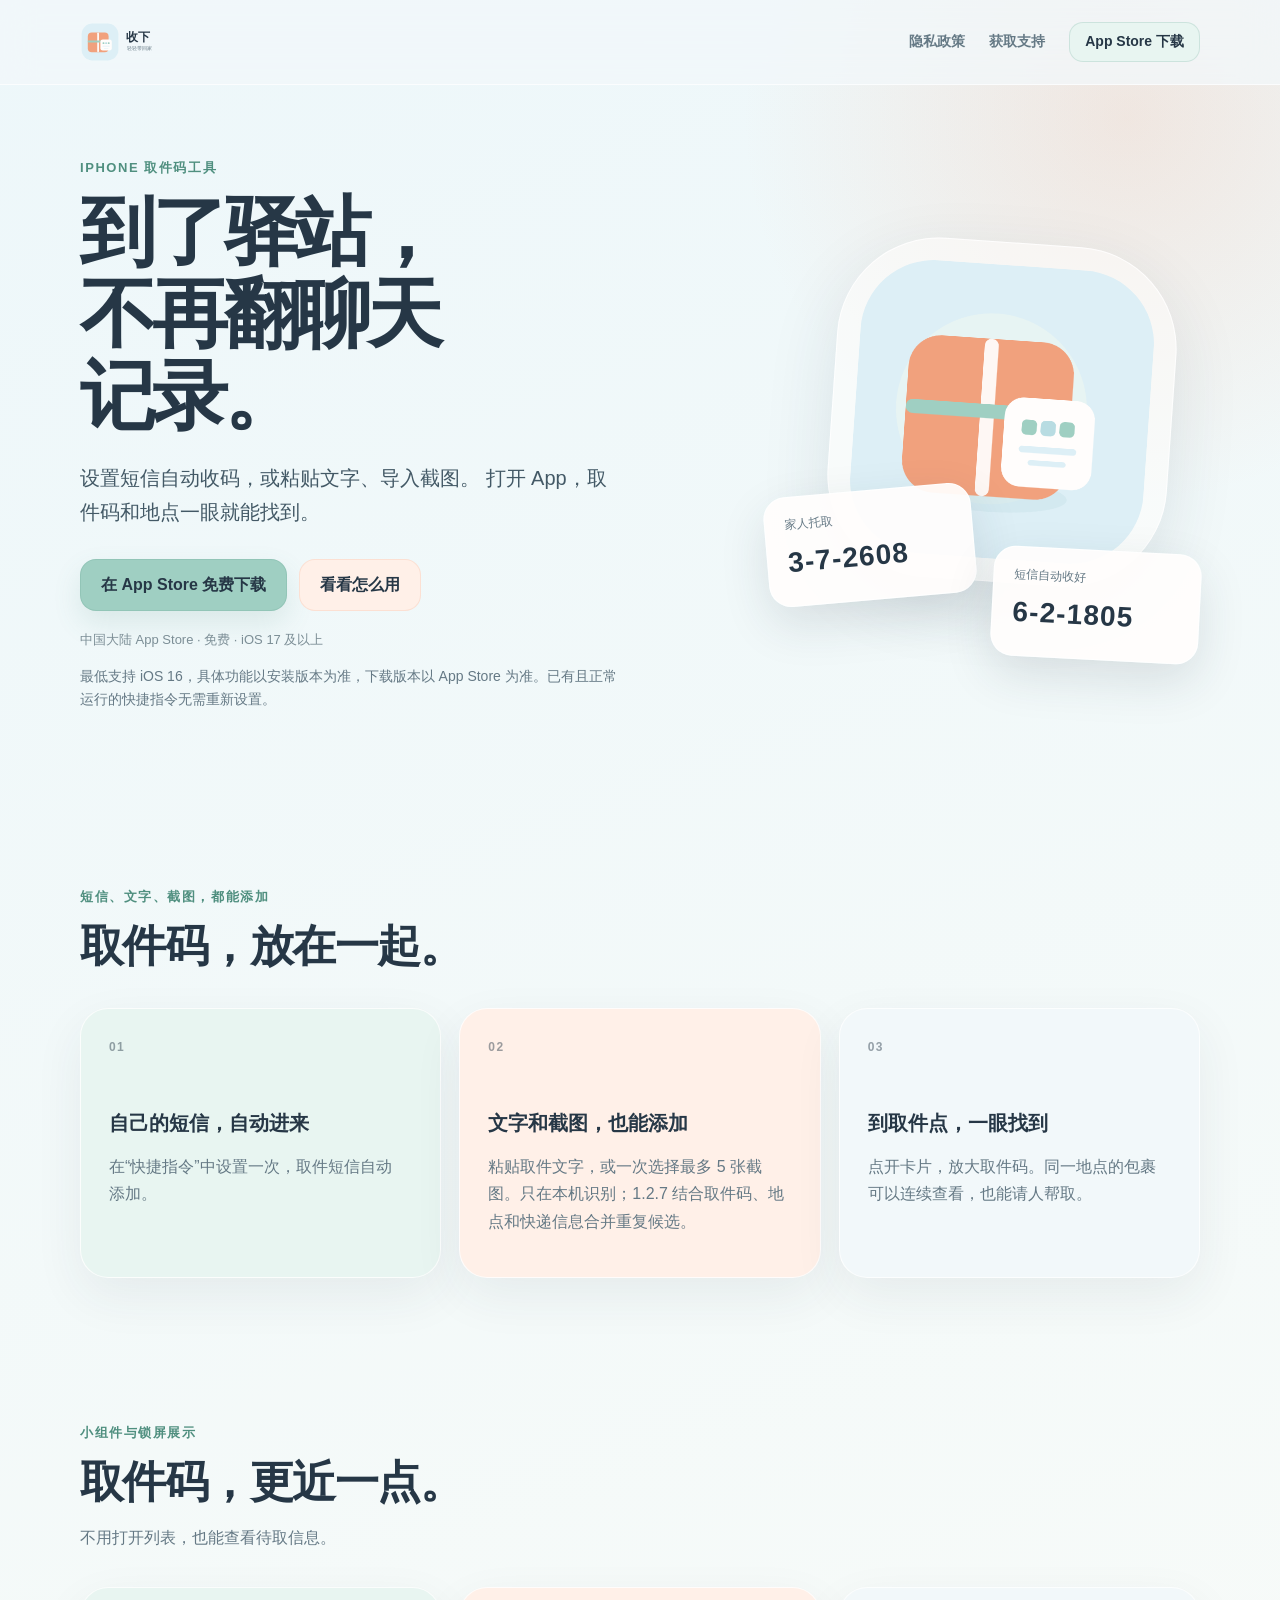
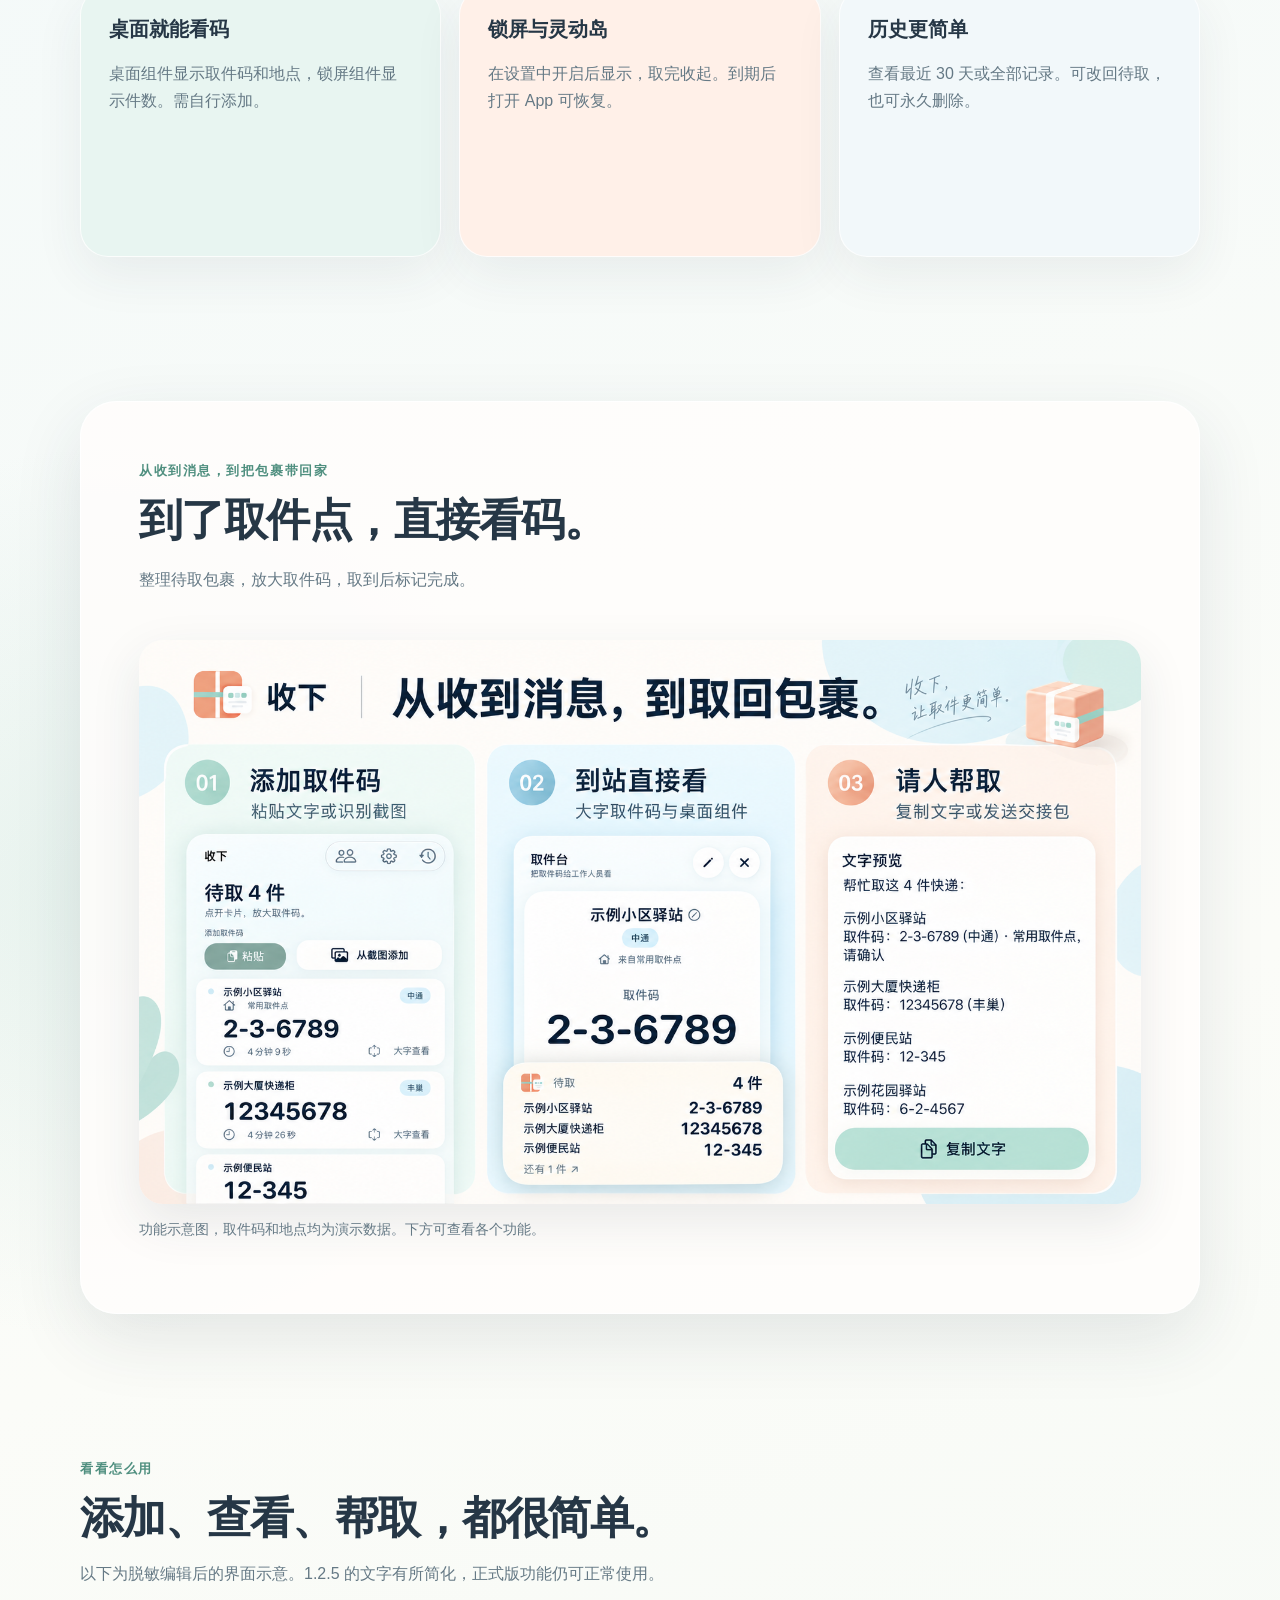
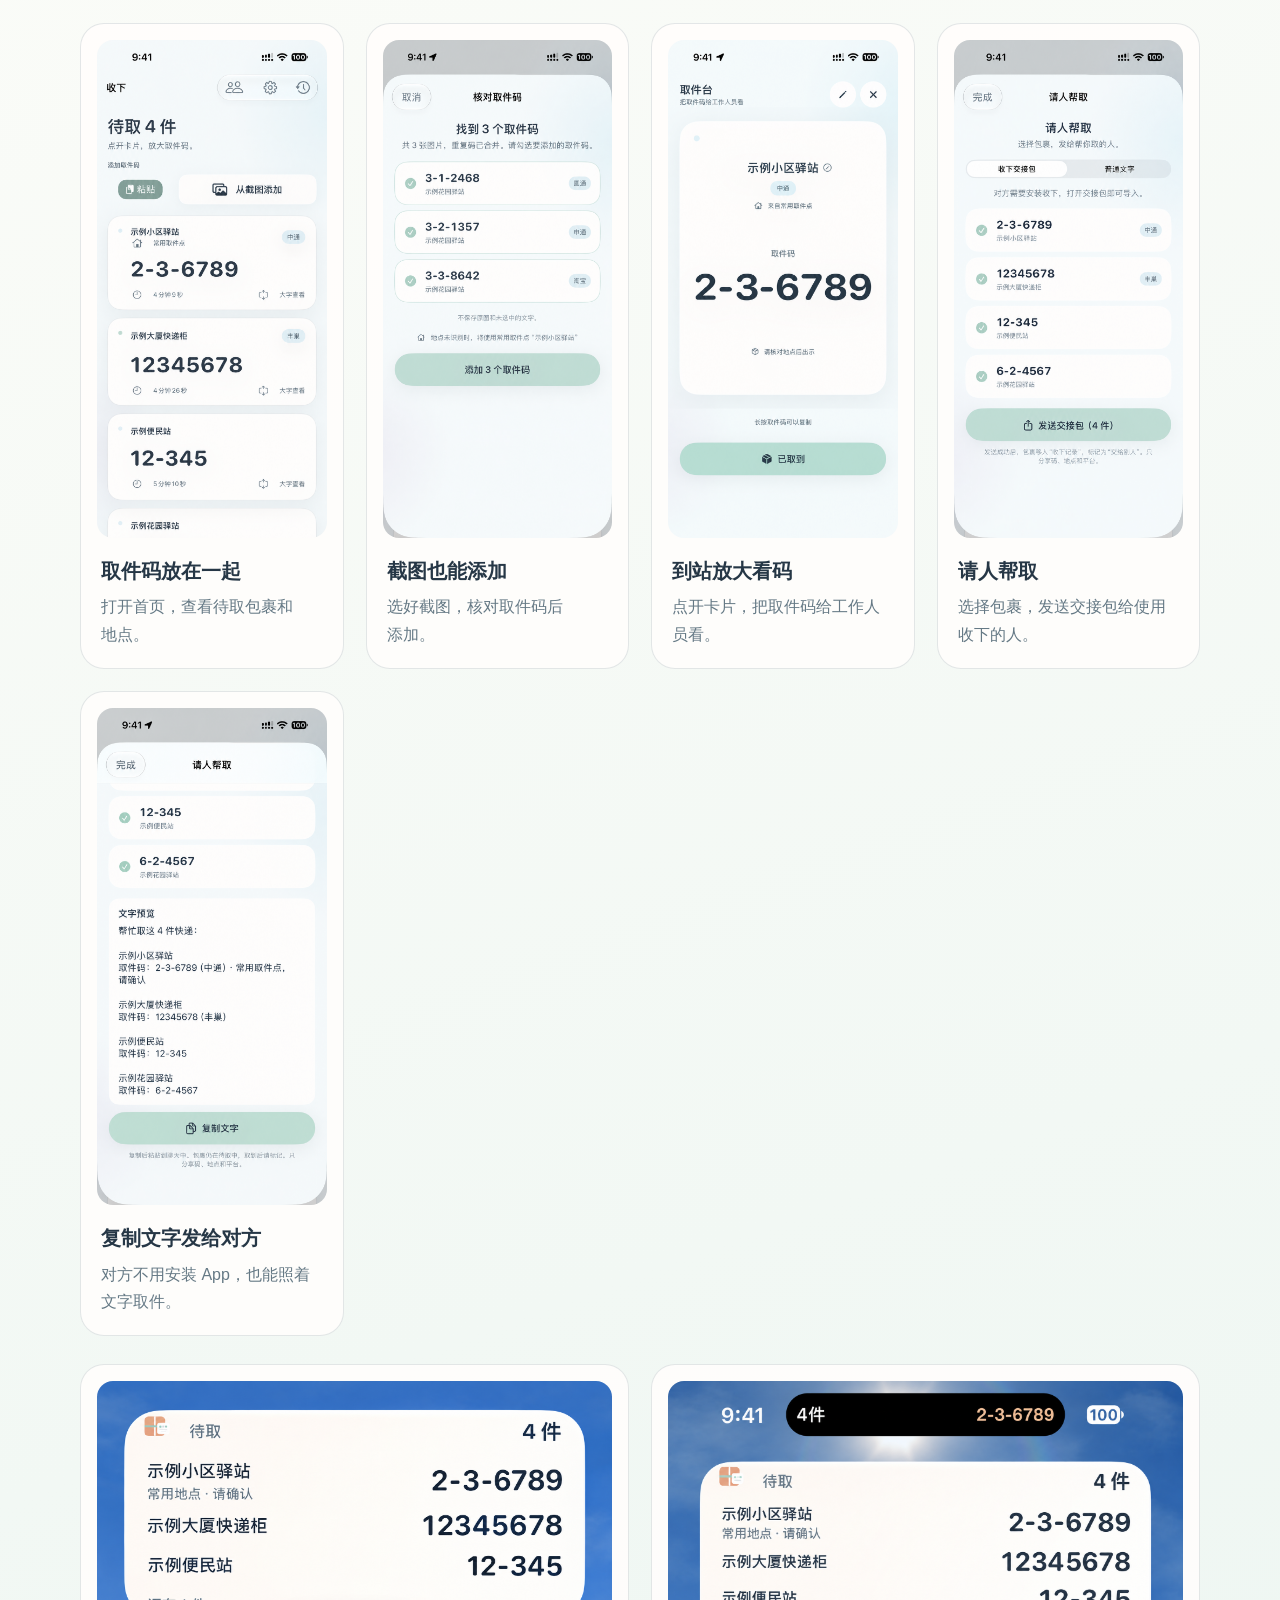
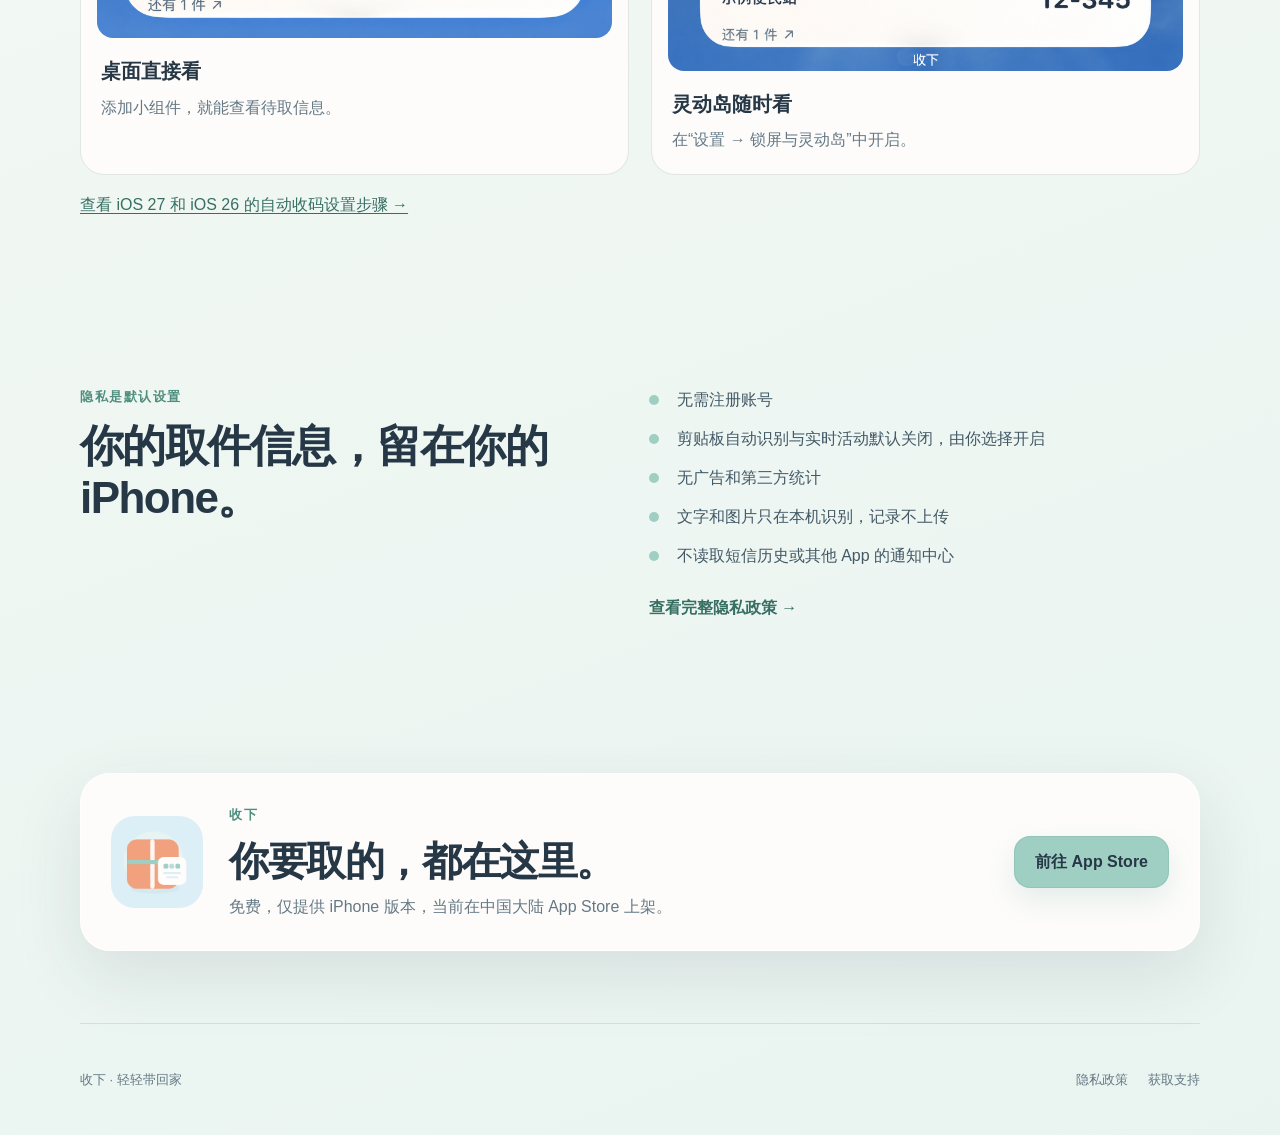
<file: docs/index.html>
<!doctype html>
<html lang="zh-Hans">
  <head>
    <meta charset="utf-8">
    <meta name="viewport" content="width=device-width, initial-scale=1">
    <meta name="description" content="把取件码和地点放在一起。粘贴文字、识别截图，也能设置短信自动收码。">
    <meta name="theme-color" content="#eef7fb">
    <meta property="og:type" content="website">
    <meta property="og:title" content="收下 · 你要取的，都在这里">
    <meta property="og:description" content="到了驿站，不再翻短信、聊天记录和相册找取件码。">
    <meta property="og:image" content="https://xiaomao361.github.io/shouxia/app-store/creative-1.2.5/03-website-overview.png">
    <meta property="og:url" content="https://xiaomao361.github.io/shouxia/">
    <title>收下 · 你要取的，都在这里</title>
    <link rel="icon" href="./assets/app-icon.png">
    <link rel="apple-touch-icon" href="./assets/app-icon.png">
    <link rel="stylesheet" href="./assets/site.css">
  </head>
  <body>
    <header class="site-header">
      <nav class="nav shell" aria-label="主导航">
        <a class="brand" href="./" aria-label="收下首页" aria-current="page">
          <img src="./brand/shouxia-logo.svg" alt="收下 · 轻轻带回家">
        </a>
        <div class="links">
          <a href="./privacy/">隐私政策</a>
          <a href="./support/">获取支持</a>
          <a class="nav-download" href="https://apps.apple.com/cn/app/id6795735956">App Store 下载</a>
        </div>
      </nav>
    </header>

    <main>
      <section class="hero shell">
        <div class="hero-copy">
          <p class="eyebrow">iPhone 取件码工具</p>
          <h1>到了驿站，<br>不再翻聊天记录。</h1>
          <p class="lead">
            设置短信自动收码，或粘贴文字、导入截图。
            打开 App，取件码和地点一眼就能找到。
          </p>
          <div class="actions">
            <a class="button" href="https://apps.apple.com/cn/app/id6795735956">在 App Store 免费下载</a>
            <a class="button secondary" href="#how-it-works">看看怎么用</a>
          </div>
          <p class="availability">中国大陆 App Store · 免费 · iOS 17 及以上</p>
          <p class="release-note">最低支持 iOS 16，具体功能以安装版本为准，下载版本以 App Store 为准。已有且正常运行的快捷指令无需重新设置。</p>
        </div>

        <div class="hero-art" aria-label="收下 App 图标与产品理念">
          <div class="icon-card">
            <img src="./assets/app-icon.png" alt="收下 App 图标">
          </div>
          <div class="pickup-note note-one">
            <span>家人托取</span>
            <strong>3-7-2608</strong>
          </div>
          <div class="pickup-note note-two">
            <span>短信自动收好</span>
            <strong>6-2-1805</strong>
          </div>
        </div>
      </section>

      <section class="section shell" id="how-it-works">
        <div class="section-heading">
          <p class="eyebrow">短信、文字、截图，都能添加</p>
          <h2>取件码，放在一起。</h2>
        </div>

        <div class="feature-grid">
          <article class="feature-card mint-card">
            <span class="feature-number">01</span>
            <h3>自己的短信，自动进来</h3>
            <p>在“快捷指令”中设置一次，取件短信自动添加。</p>
          </article>
          <article class="feature-card apricot-card">
            <span class="feature-number">02</span>
            <h3>文字和截图，也能添加</h3>
            <p>粘贴取件文字，或一次选择最多 5 张截图。只在本机识别；1.2.7 结合取件码、地点和快递信息合并重复候选。</p>
          </article>
          <article class="feature-card sky-card">
            <span class="feature-number">03</span>
            <h3>到取件点，一眼找到</h3>
            <p>点开卡片，放大取件码。同一地点的包裹可以连续查看，也能请人帮取。</p>
          </article>
        </div>
      </section>

      <section class="section shell" aria-labelledby="release-title">
        <div class="section-heading">
          <p class="eyebrow">小组件与锁屏展示</p>
          <h2 id="release-title">取件码，更近一点。</h2>
          <p>不用打开列表，也能查看待取信息。</p>
        </div>
        <div class="feature-grid">
          <article class="feature-card mint-card">
            <h3>桌面就能看码</h3>
            <p>桌面组件显示取件码和地点，锁屏组件显示件数。需自行添加。</p>
          </article>
          <article class="feature-card apricot-card">
            <h3>锁屏与灵动岛</h3>
            <p>在设置中开启后显示，取完收起。到期后打开 App 可恢复。</p>
          </article>
          <article class="feature-card sky-card">
            <h3>历史更简单</h3>
            <p>查看最近 30 天或全部记录。可改回待取，也可永久删除。</p>
          </article>
        </div>
      </section>

      <section class="showcase shell" aria-labelledby="showcase-title">
        <div class="showcase-copy">
          <p class="eyebrow">从收到消息，到把包裹带回家</p>
          <h2 id="showcase-title">到了取件点，直接看码。</h2>
          <p>整理待取包裹，放大取件码，取到后标记完成。</p>
        </div>
        <a href="./app-store/creative-1.2.5/03-website-overview.png" aria-label="查看完整功能介绍图"><img class="product-preview" src="./app-store/creative-1.2.5/03-website-overview.png" width="1672" height="941" loading="lazy" alt="收下功能介绍：添加取件码、到站直接看、请人帮取"></a>
        <p class="asset-caption">功能示意图，取件码和地点均为演示数据。下方可查看各个功能。</p>
      </section>

      <section class="section shell" aria-labelledby="screens-title">
        <div class="section-heading">
          <p class="eyebrow">看看怎么用</p>
          <h2 id="screens-title">添加、查看、帮取，都很简单。</h2>
          <p>以下为脱敏编辑后的界面示意。1.2.5 的文字有所简化，正式版功能仍可正常使用。</p>
        </div>
        <div class="screen-grid">
          <figure class="screen-card">
            <a href="./app-store/screenshots/sanitized-1.2.5/01-home.png" aria-label="查看取件码放在一起示意图"><img src="./app-store/screenshots/sanitized-1.2.5/01-home.png" width="852" height="1846" loading="lazy" alt="取件码放在一起，使用演示取件码和地点"></a>
            <figcaption><h3>取件码放在一起</h3><p>打开首页，查看待取包裹和地点。</p></figcaption>
          </figure>
          <figure class="screen-card">
            <a href="./app-store/screenshots/sanitized-1.2.5/06-image-import.png" aria-label="查看截图也能添加示意图"><img src="./app-store/screenshots/sanitized-1.2.5/06-image-import.png" width="852" height="1846" loading="lazy" alt="截图也能添加，使用演示取件码和地点"></a>
            <figcaption><h3>截图也能添加</h3><p>选好截图，核对取件码后添加。</p></figcaption>
          </figure>
          <figure class="screen-card">
            <a href="./app-store/screenshots/sanitized-1.2.5/05-large-code.png" aria-label="查看到站放大看码示意图"><img src="./app-store/screenshots/sanitized-1.2.5/05-large-code.png" width="852" height="1846" loading="lazy" alt="到站放大看码，使用演示取件码和地点"></a>
            <figcaption><h3>到站放大看码</h3><p>点开卡片，把取件码给工作人员看。</p></figcaption>
          </figure>
          <figure class="screen-card">
            <a href="./app-store/screenshots/sanitized-1.2.5/07-handoff-package.png" aria-label="查看请人帮取示意图"><img src="./app-store/screenshots/sanitized-1.2.5/07-handoff-package.png" width="852" height="1846" loading="lazy" alt="请人帮取，使用演示取件码和地点"></a>
            <figcaption><h3>请人帮取</h3><p>选择包裹，发送交接包给使用收下的人。</p></figcaption>
          </figure>
          <figure class="screen-card">
            <a href="./app-store/screenshots/sanitized-1.2.5/08-handoff-text.png" aria-label="查看复制文字发给对方示意图"><img src="./app-store/screenshots/sanitized-1.2.5/08-handoff-text.png" width="852" height="1846" loading="lazy" alt="复制文字发给对方，使用演示取件码和地点"></a>
            <figcaption><h3>复制文字发给对方</h3><p>对方不用安装 App，也能照着文字取件。</p></figcaption>
          </figure>
        </div>
        <div class="surface-grid">
          <figure class="screen-card"><img src="./app-store/screenshots/sanitized-1.2.5/02-widget-detail.png" width="1774" height="887" loading="lazy" alt="桌面小组件显示待取件数、地点和取件码"><figcaption><h3>桌面直接看</h3><p>添加小组件，就能查看待取信息。</p></figcaption></figure>
          <figure class="screen-card"><img src="./app-store/screenshots/sanitized-1.2.5/04-dynamic-island-detail.png" width="1672" height="941" loading="lazy" alt="灵动岛收起状态显示待取件数和演示取件码"><figcaption><h3>灵动岛随时看</h3><p>在“设置 → 锁屏与灵动岛”中开启。</p></figcaption></figure>
        </div>
        <p><a href="./support/#automation">查看 iOS 27 和 iOS 26 的自动收码设置步骤 →</a></p>
      </section>

      <section class="privacy-band shell" aria-labelledby="privacy-title">
        <div>
          <p class="eyebrow">隐私是默认设置</p>
          <h2 id="privacy-title">你的取件信息，留在你的 iPhone。</h2>
        </div>
        <ul class="privacy-list">
          <li>无需注册账号</li>
          <li>剪贴板自动识别与实时活动默认关闭，由你选择开启</li>
          <li>无广告和第三方统计</li>
          <li>文字和图片只在本机识别，记录不上传</li>
          <li>不读取短信历史或其他 App 的通知中心</li>
        </ul>
        <a class="text-link" href="./privacy/">查看完整隐私政策 →</a>
      </section>

      <section class="download-card shell">
        <img src="./assets/app-icon.png" alt="" aria-hidden="true">
        <div>
          <p class="eyebrow">收下</p>
          <h2>你要取的，都在这里。</h2>
          <p>免费，仅提供 iPhone 版本，当前在中国大陆 App Store 上架。</p>
        </div>
        <a class="button" href="https://apps.apple.com/cn/app/id6795735956">前往 App Store</a>
      </section>
    </main>

    <footer class="site-footer shell">
      <p>收下 · 轻轻带回家</p>
      <div>
        <a href="./privacy/">隐私政策</a>
        <a href="./support/">获取支持</a>
      </div>
    </footer>
  </body>
</html>
</file>
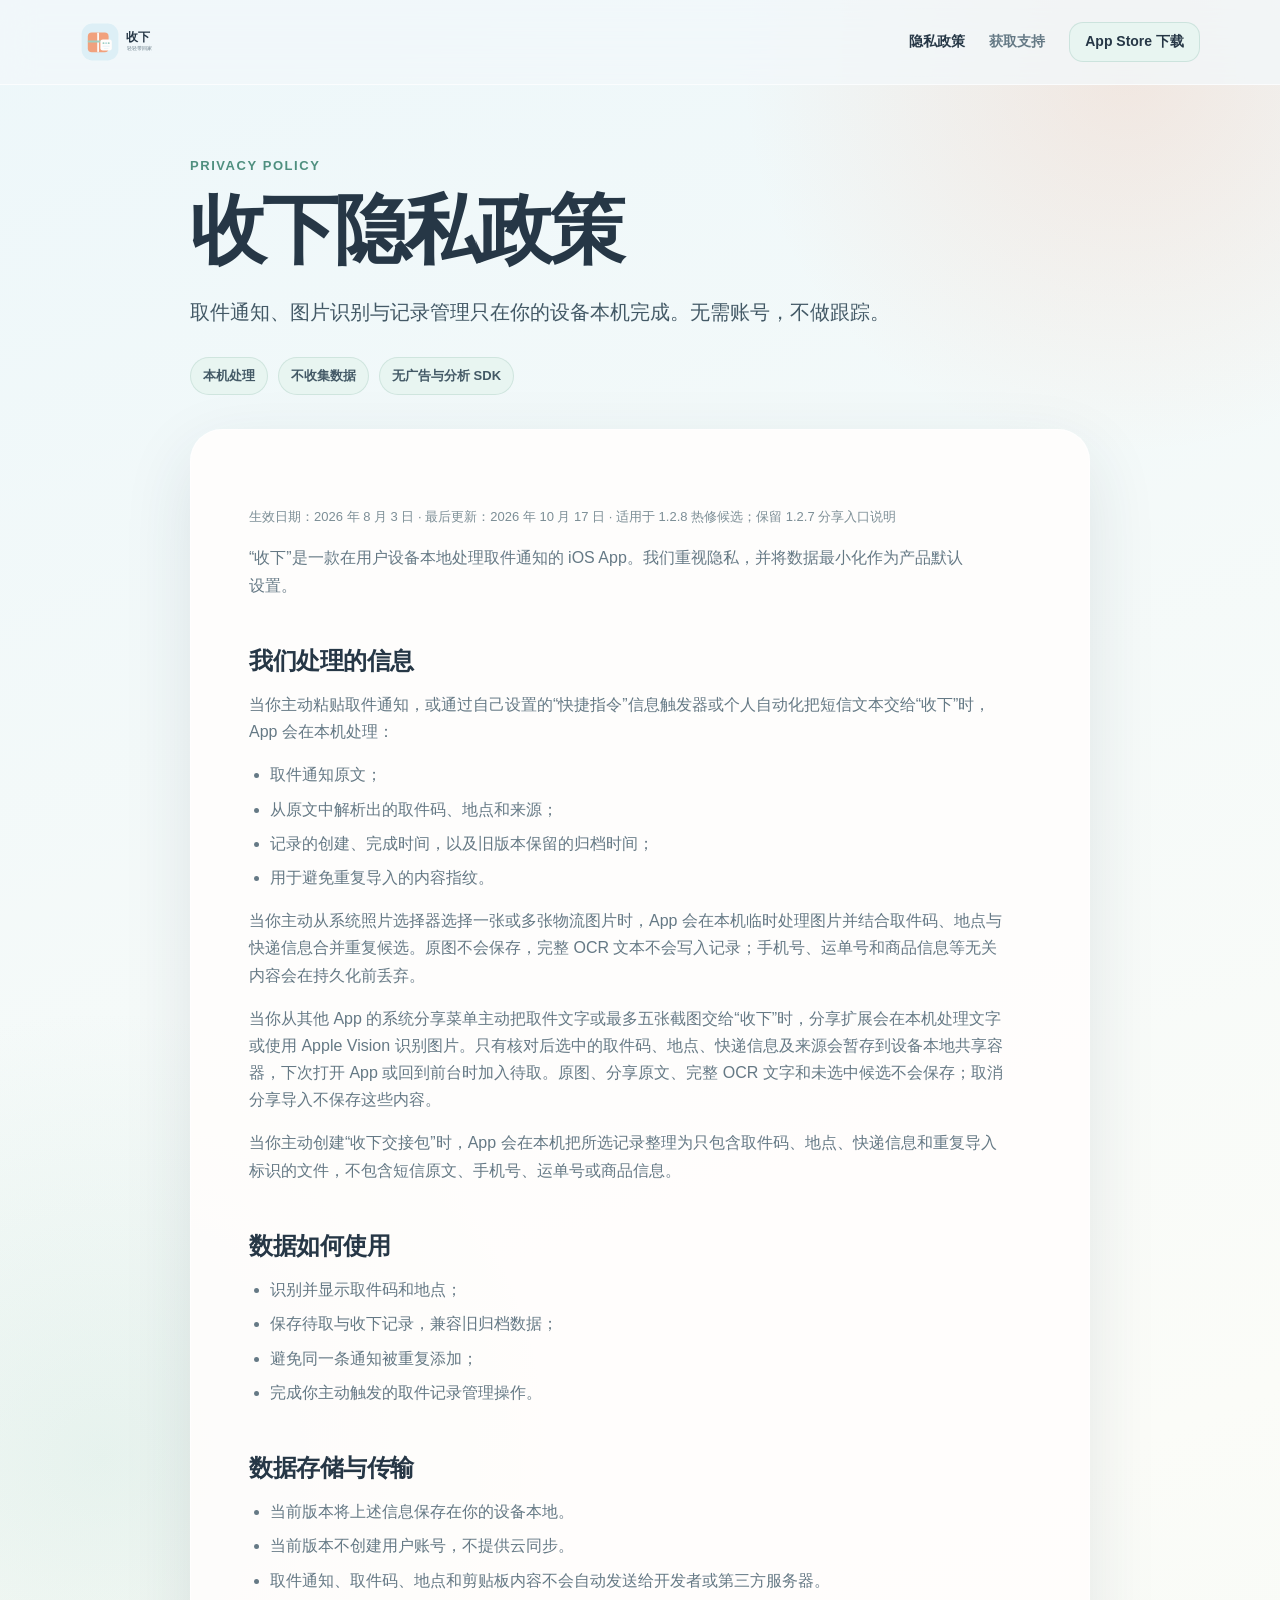
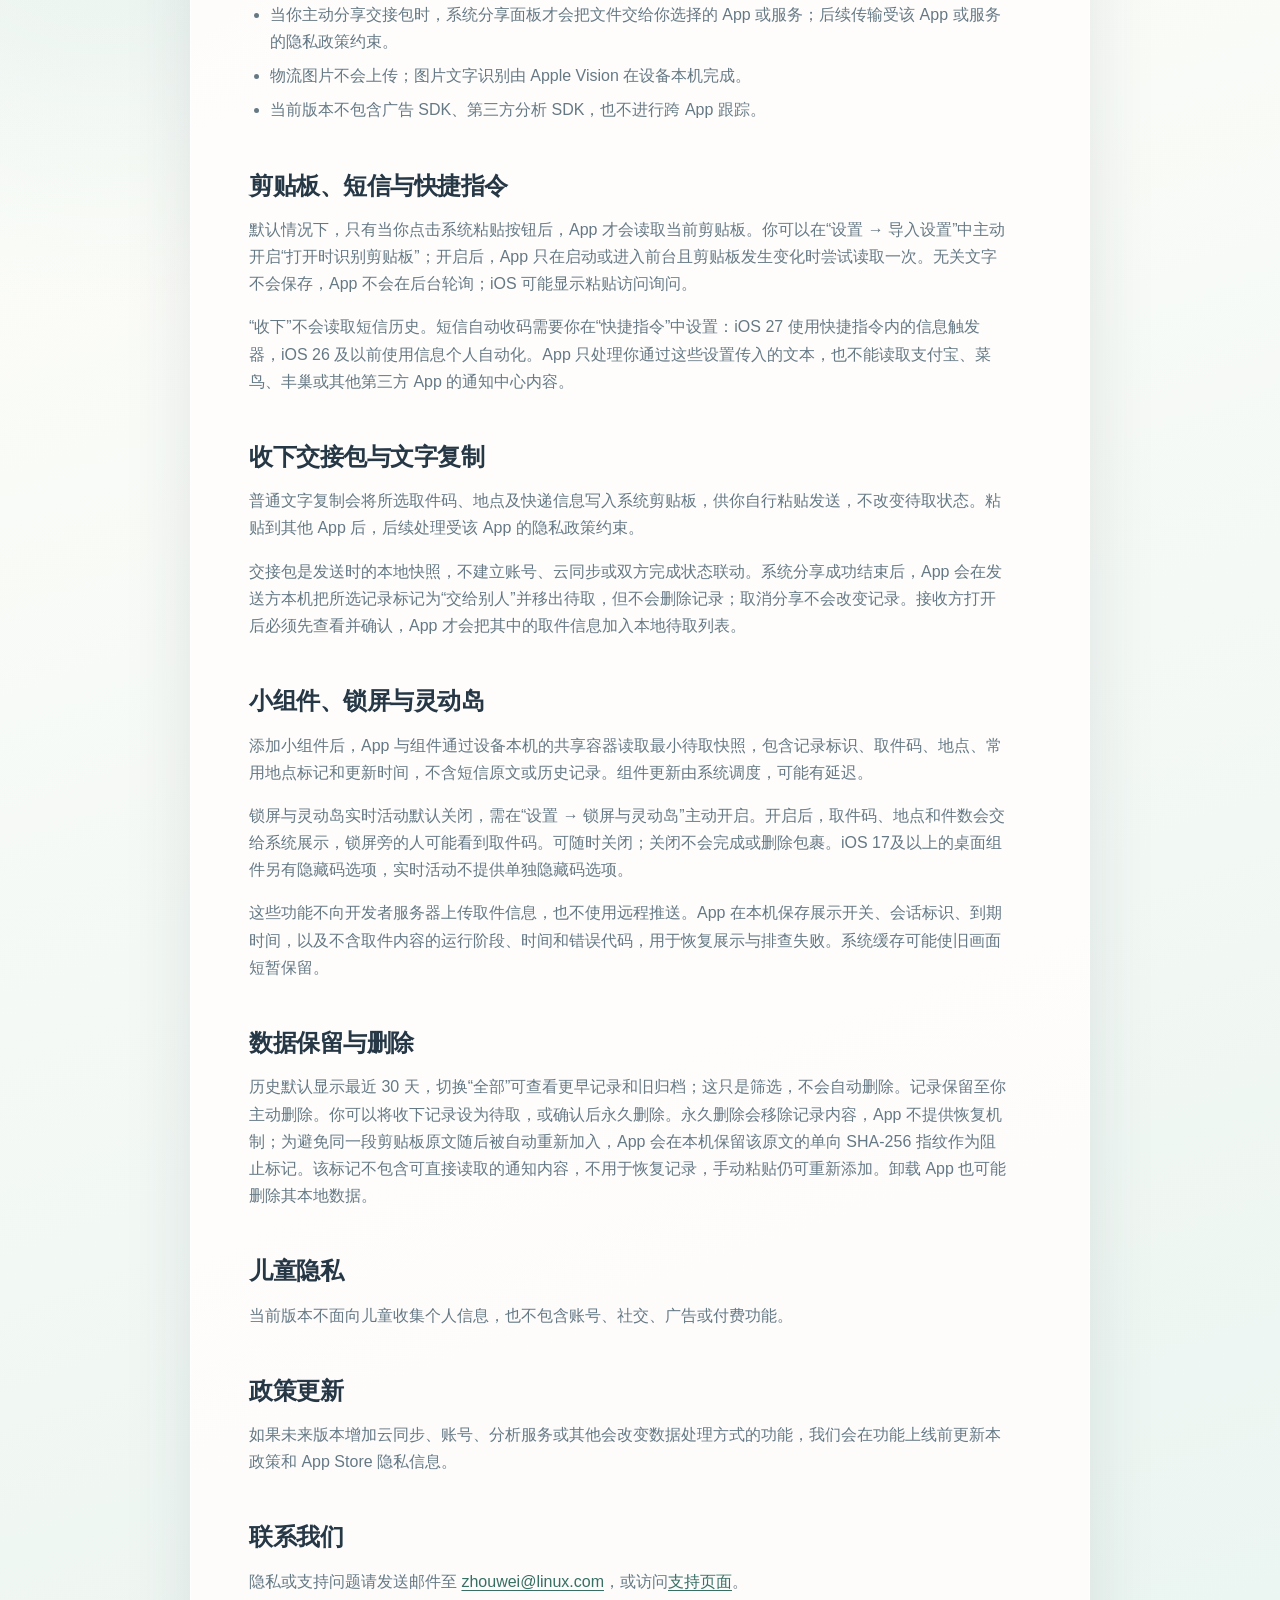
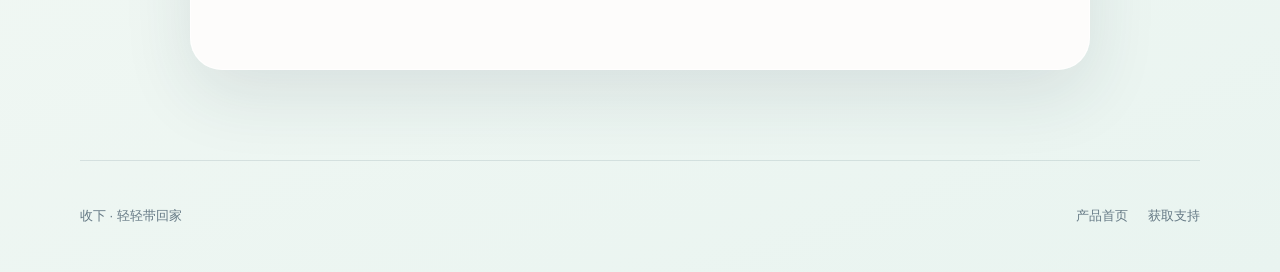
<file: docs/privacy/index.html>
<!doctype html>
<html lang="zh-Hans">
  <head>
    <meta charset="utf-8">
    <meta name="viewport" content="width=device-width, initial-scale=1">
    <meta name="description" content="收下 iOS App 隐私政策：本地处理、数据最小化、不跟踪。">
    <meta name="theme-color" content="#eef7fb">
    <meta property="og:title" content="隐私政策 · 收下">
    <meta property="og:description" content="取件通知、图片识别与记录管理只在设备本机完成。">
    <meta property="og:image" content="https://xiaomao361.github.io/shouxia/assets/app-icon.png">
    <title>隐私政策 · 收下</title>
    <link rel="icon" href="../assets/app-icon.png">
    <link rel="apple-touch-icon" href="../assets/app-icon.png">
    <link rel="stylesheet" href="../assets/site.css">
  </head>
  <body>
    <header class="site-header">
      <nav class="nav shell" aria-label="主导航">
        <a class="brand" href="../" aria-label="收下首页">
          <img src="../brand/shouxia-logo.svg" alt="收下 · 轻轻带回家">
        </a>
        <div class="links">
          <a href="./" aria-current="page">隐私政策</a>
          <a href="../support/">获取支持</a>
          <a class="nav-download" href="https://apps.apple.com/cn/app/id6795735956">App Store 下载</a>
        </div>
      </nav>
    </header>

    <main class="shell page-shell">
      <header class="page-intro">
        <p class="eyebrow">Privacy policy</p>
        <h1>收下隐私政策</h1>
        <p class="lead">取件通知、图片识别与记录管理只在你的设备本机完成。无需账号，不做跟踪。</p>
        <div class="policy-summary" aria-label="隐私摘要">
          <span>本机处理</span>
          <span>不收集数据</span>
          <span>无广告与分析 SDK</span>
        </div>
      </header>

      <article class="content-card prose">
        <p class="effective-date">生效日期：2026 年 8 月 3 日 · 最后更新：2026 年 10 月 17 日 · 适用于 1.2.8 热修候选；保留 1.2.7 分享入口说明</p>
        <p>“收下”是一款在用户设备本地处理取件通知的 iOS App。我们重视隐私，并将数据最小化作为产品默认设置。</p>

        <h2>我们处理的信息</h2>
        <p>当你主动粘贴取件通知，或通过自己设置的“快捷指令”信息触发器或个人自动化把短信文本交给“收下”时，App 会在本机处理：</p>
        <ul>
          <li>取件通知原文；</li>
          <li>从原文中解析出的取件码、地点和来源；</li>
          <li>记录的创建、完成时间，以及旧版本保留的归档时间；</li>
          <li>用于避免重复导入的内容指纹。</li>
        </ul>
        <p>当你主动从系统照片选择器选择一张或多张物流图片时，App 会在本机临时处理图片并结合取件码、地点与快递信息合并重复候选。原图不会保存，完整 OCR 文本不会写入记录；手机号、运单号和商品信息等无关内容会在持久化前丢弃。</p>
        <p>当你从其他 App 的系统分享菜单主动把取件文字或最多五张截图交给“收下”时，分享扩展会在本机处理文字或使用 Apple Vision 识别图片。只有核对后选中的取件码、地点、快递信息及来源会暂存到设备本地共享容器，下次打开 App 或回到前台时加入待取。原图、分享原文、完整 OCR 文字和未选中候选不会保存；取消分享导入不保存这些内容。</p>
        <p>当你主动创建“收下交接包”时，App 会在本机把所选记录整理为只包含取件码、地点、快递信息和重复导入标识的文件，不包含短信原文、手机号、运单号或商品信息。</p>

        <h2>数据如何使用</h2>
        <ul>
          <li>识别并显示取件码和地点；</li>
          <li>保存待取与收下记录，兼容旧归档数据；</li>
          <li>避免同一条通知被重复添加；</li>
          <li>完成你主动触发的取件记录管理操作。</li>
        </ul>

        <h2>数据存储与传输</h2>
        <ul>
          <li>当前版本将上述信息保存在你的设备本地。</li>
          <li>当前版本不创建用户账号，不提供云同步。</li>
          <li>取件通知、取件码、地点和剪贴板内容不会自动发送给开发者或第三方服务器。</li>
          <li>当你主动分享交接包时，系统分享面板才会把文件交给你选择的 App 或服务；后续传输受该 App 或服务的隐私政策约束。</li>
          <li>物流图片不会上传；图片文字识别由 Apple Vision 在设备本机完成。</li>
          <li>当前版本不包含广告 SDK、第三方分析 SDK，也不进行跨 App 跟踪。</li>
        </ul>

        <h2>剪贴板、短信与快捷指令</h2>
        <p>默认情况下，只有当你点击系统粘贴按钮后，App 才会读取当前剪贴板。你可以在“设置 → 导入设置”中主动开启“打开时识别剪贴板”；开启后，App 只在启动或进入前台且剪贴板发生变化时尝试读取一次。无关文字不会保存，App 不会在后台轮询；iOS 可能显示粘贴访问询问。</p>
        <p>“收下”不会读取短信历史。短信自动收码需要你在“快捷指令”中设置：iOS 27 使用快捷指令内的信息触发器，iOS 26 及以前使用信息个人自动化。App 只处理你通过这些设置传入的文本，也不能读取支付宝、菜鸟、丰巢或其他第三方 App 的通知中心内容。</p>

        <h2>收下交接包与文字复制</h2>
        <p>普通文字复制会将所选取件码、地点及快递信息写入系统剪贴板，供你自行粘贴发送，不改变待取状态。粘贴到其他 App 后，后续处理受该 App 的隐私政策约束。</p>
        <p>交接包是发送时的本地快照，不建立账号、云同步或双方完成状态联动。系统分享成功结束后，App 会在发送方本机把所选记录标记为“交给别人”并移出待取，但不会删除记录；取消分享不会改变记录。接收方打开后必须先查看并确认，App 才会把其中的取件信息加入本地待取列表。</p>

        <h2>小组件、锁屏与灵动岛</h2>
        <p>添加小组件后，App 与组件通过设备本机的共享容器读取最小待取快照，包含记录标识、取件码、地点、常用地点标记和更新时间，不含短信原文或历史记录。组件更新由系统调度，可能有延迟。</p>
        <p>锁屏与灵动岛实时活动默认关闭，需在“设置 → 锁屏与灵动岛”主动开启。开启后，取件码、地点和件数会交给系统展示，锁屏旁的人可能看到取件码。可随时关闭；关闭不会完成或删除包裹。iOS 17及以上的桌面组件另有隐藏码选项，实时活动不提供单独隐藏码选项。</p>
        <p>这些功能不向开发者服务器上传取件信息，也不使用远程推送。App 在本机保存展示开关、会话标识、到期时间，以及不含取件内容的运行阶段、时间和错误代码，用于恢复展示与排查失败。系统缓存可能使旧画面短暂保留。</p>

        <h2>数据保留与删除</h2>
        <p>历史默认显示最近 30 天，切换“全部”可查看更早记录和旧归档；这只是筛选，不会自动删除。记录保留至你主动删除。你可以将收下记录设为待取，或确认后永久删除。永久删除会移除记录内容，App 不提供恢复机制；为避免同一段剪贴板原文随后被自动重新加入，App 会在本机保留该原文的单向 SHA-256 指纹作为阻止标记。该标记不包含可直接读取的通知内容，不用于恢复记录，手动粘贴仍可重新添加。卸载 App 也可能删除其本地数据。</p>

        <h2>儿童隐私</h2>
        <p>当前版本不面向儿童收集个人信息，也不包含账号、社交、广告或付费功能。</p>

        <h2>政策更新</h2>
        <p>如果未来版本增加云同步、账号、分析服务或其他会改变数据处理方式的功能，我们会在功能上线前更新本政策和 App Store 隐私信息。</p>

        <h2>联系我们</h2>
        <p>隐私或支持问题请发送邮件至 <a href="mailto:zhouwei@linux.com">zhouwei@linux.com</a>，或访问<a href="../support/">支持页面</a>。</p>
      </article>
    </main>

    <footer class="site-footer shell">
      <p>收下 · 轻轻带回家</p>
      <div>
        <a href="../">产品首页</a>
        <a href="../support/">获取支持</a>
      </div>
    </footer>
  </body>
</html>
</file>
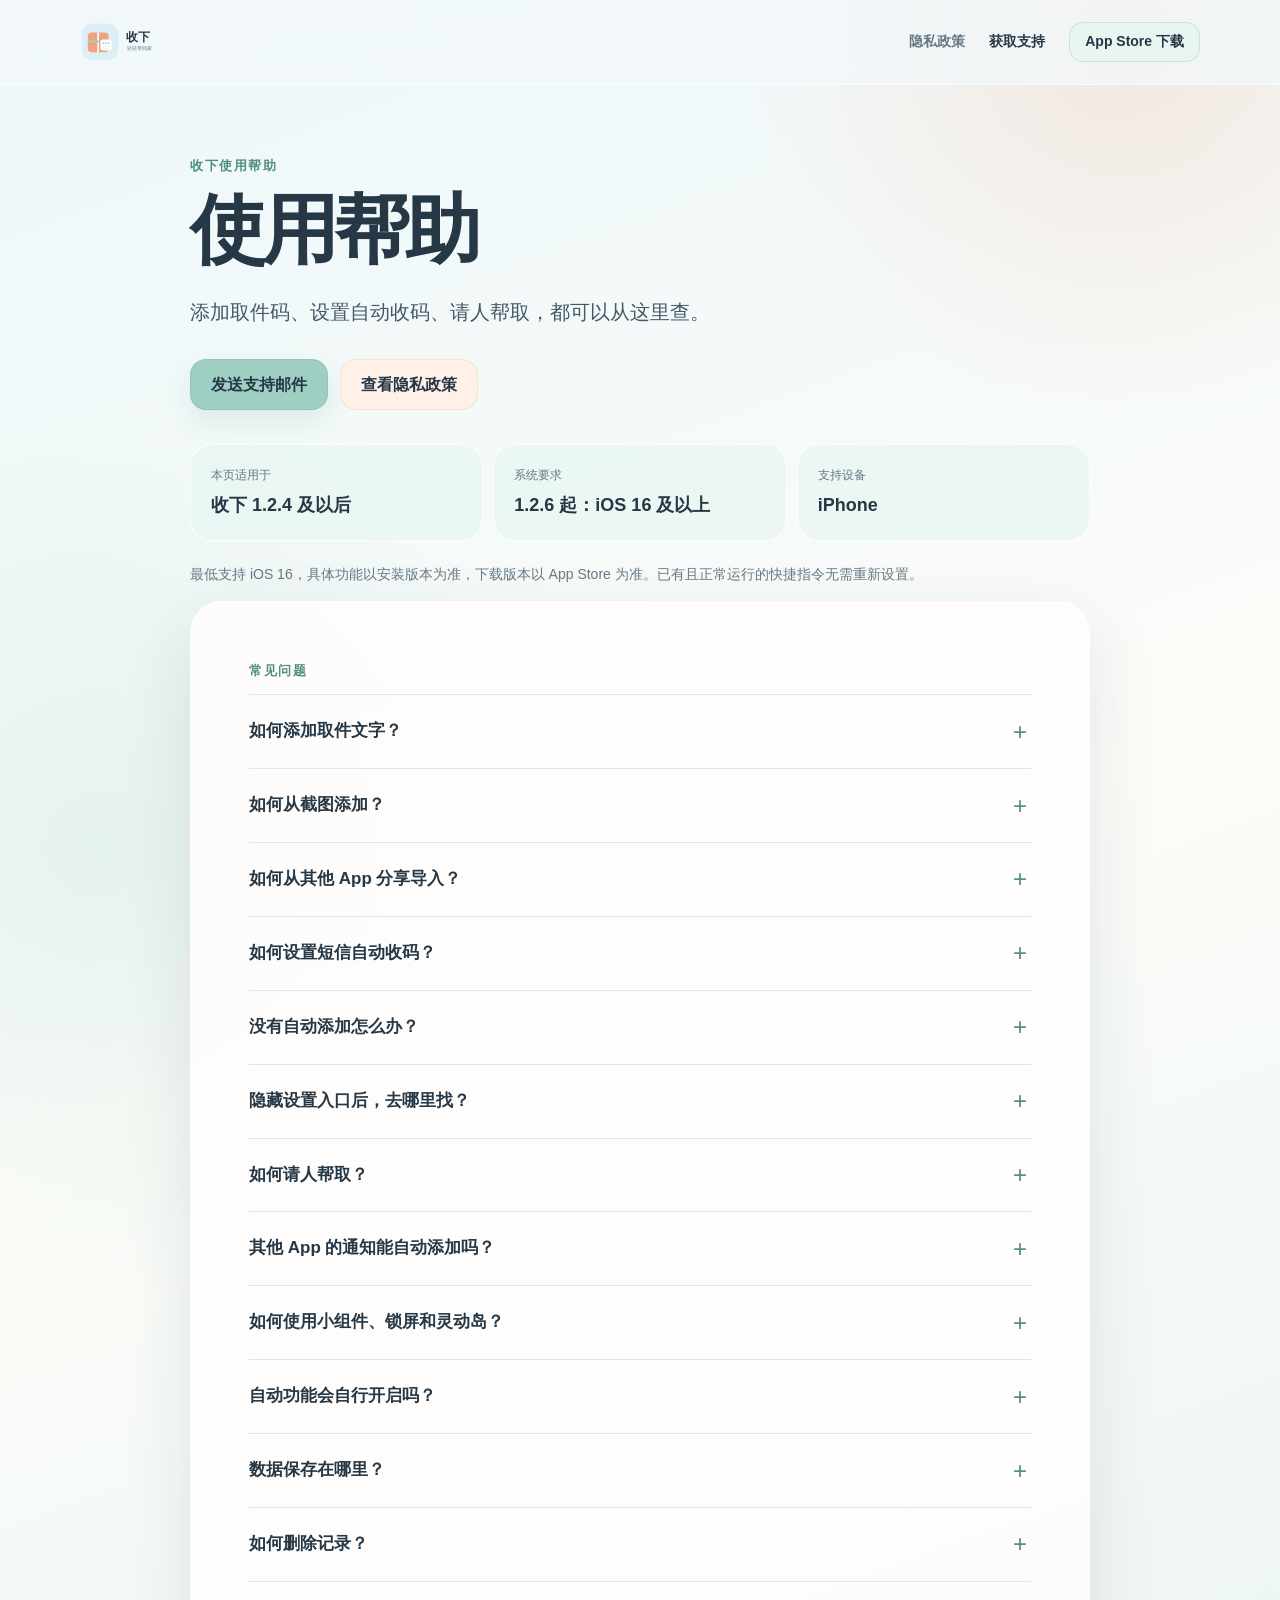
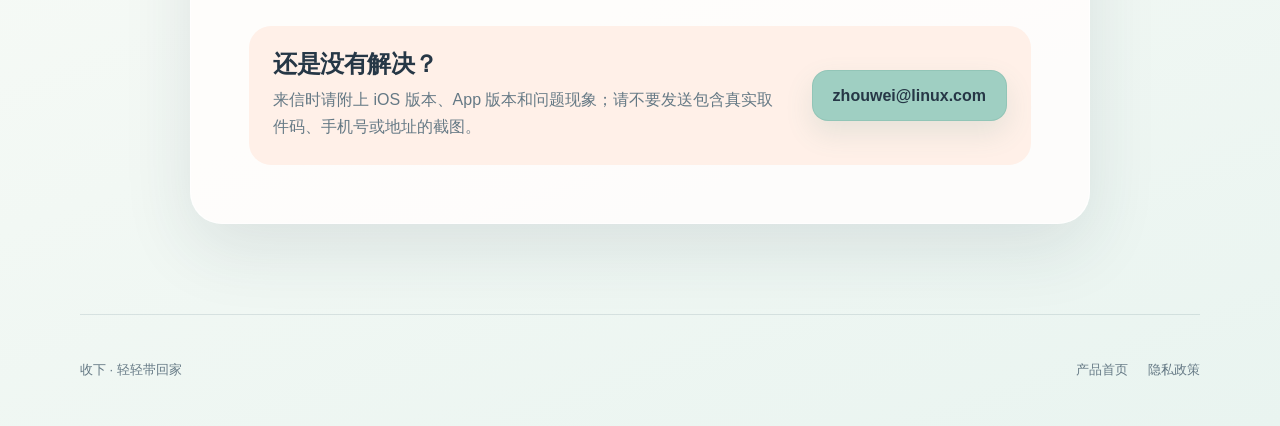
<file: docs/support/index.html>
<!doctype html>
<html lang="zh-Hans">
  <head>
    <meta charset="utf-8">
    <meta name="viewport" content="width=device-width, initial-scale=1">
    <meta name="description" content="收下 iOS App 使用说明、常见问题与支持。">
    <meta name="theme-color" content="#eef7fb">
    <meta property="og:title" content="获取支持 · 收下">
    <meta property="og:description" content="查看收下的文字、截图、短信自动化和取件记录使用说明。">
    <meta property="og:image" content="https://xiaomao361.github.io/shouxia/assets/app-icon.png">
    <title>获取支持 · 收下</title>
    <link rel="icon" href="../assets/app-icon.png">
    <link rel="apple-touch-icon" href="../assets/app-icon.png">
    <link rel="stylesheet" href="../assets/site.css">
  </head>
  <body>
    <header class="site-header">
      <nav class="nav shell" aria-label="主导航">
        <a class="brand" href="../" aria-label="收下首页">
          <img src="../brand/shouxia-logo.svg" alt="收下 · 轻轻带回家">
        </a>
        <div class="links">
          <a href="../privacy/">隐私政策</a>
          <a href="./" aria-current="page">获取支持</a>
          <a class="nav-download" href="https://apps.apple.com/cn/app/id6795735956">App Store 下载</a>
        </div>
      </nav>
    </header>

    <main class="shell page-shell">
      <header class="page-intro support-intro">
        <p class="eyebrow">收下使用帮助</p>
        <h1>使用帮助</h1>
        <p class="lead">添加取件码、设置自动收码、请人帮取，都可以从这里查。</p>
        <div class="actions">
          <a class="button" href="mailto:zhouwei@linux.com">发送支持邮件</a>
          <a class="button secondary" href="../privacy/">查看隐私政策</a>
        </div>
      </header>

      <section class="support-overview" aria-label="产品支持范围">
        <div>
          <span>本页适用于</span>
          <strong>收下 1.2.4 及以后</strong>
        </div>
        <div>
          <span>系统要求</span>
          <strong>1.2.6 起：iOS 16 及以上</strong>
        </div>
        <div>
          <span>支持设备</span>
          <strong>iPhone</strong>
        </div>
      </section>

      <p class="release-note">最低支持 iOS 16，具体功能以安装版本为准，下载版本以 App Store 为准。已有且正常运行的快捷指令无需重新设置。</p>

      <article class="content-card prose faq">
        <p class="eyebrow">常见问题</p>
        <details>
          <summary>如何添加取件文字？</summary>
          <p>复制取件信息，打开收下，点“粘贴”。也支持单独的 4 至 8 位数字取件码。</p>
          <p>想自动添加，可在“设置 → 导入设置”开启“打开时识别剪贴板”。自动识别仅添加取件用途明确的内容，裸码或用途不明的数字不会自动添加；系统可能询问粘贴权限。</p>
        </details>
        <details>
          <summary>如何从截图添加？</summary>
          <p>先保存截图，再点首页“从截图添加”，一次最多选 5 张。核对识别结果后添加。应用结合取件码、地点和快递信息合并重复候选，同码不同地点保留供核对。原图不保存在收下中。</p>
        </details>
        <details>
          <summary>如何从其他 App 分享导入？</summary>
          <p>在提供系统文字或图片分享的 App 中，选取取件文字或最多 5 张截图，点分享并选择“收下”；首次可能在“更多”中。</p>
          <p>核对取件码和地点，可点“更正”修改，也可取消不需要的项目。保存后打开收下，所选内容会自动加入待取；小组件在主 App 接收后更新。取消不保存。</p>
          <p>来源 App 没有系统分享入口时，继续使用粘贴或从截图添加。</p>
        </details>
        <details id="automation">
          <summary>如何设置短信自动收码？</summary>
          <p>点首页“短信自动收码”，从 iCloud 添加“收下自动收码”。已有且正常使用的快捷指令无需重设。</p>
          <p>iOS 27：编辑“收下自动收码”，在“自动化”中选“信息”，条件设为“信息包含取件”，发件人不限。已有信息卡片可跳过添加。下方保留“获取文本”和“保存取件短信”两个操作。</p>
          <p>iOS 17、18、26：在快捷指令中点“自动化”→“+”→“信息”，发件人不限。“信息包含”填“取件”，选择“立即运行”。添加“运行快捷指令”，选“收下自动收码”并保存。</p>
          <p>iOS 16：按个人自动化方式配置，收到短信后需要确认运行，没有“立即运行”。App 内只显示当前系统对应的引导。</p>
          <p>各版本都要检查：先接收符合条件的信息，再从“快捷指令输入”获取文本，最后将“文本”交给“保存取件短信”。</p>
          <p>iOS 27 顶部的“从无处接收…”是输入配置，不是额外的操作，无需单独添加。</p>
          <figure class="automation-example"><a href="../app-store/screenshots/sanitized-1.2.5/09-shortcuts.png" aria-label="查看 iOS 27 自动收码配置示意"><img src="../app-store/screenshots/sanitized-1.2.5/09-shortcuts.png" width="852" height="1846" loading="lazy" alt="iOS 27 配置：信息包含取件，从快捷指令输入获取文本，保存取件短信"></a><figcaption>iOS 27 配置示意，已替换真实取件码。顶部输入栏由系统自动显示。</figcaption></figure>
          <p>收到下一条真实取件短信后，检查是否自动添加。收下无法直接判断系统自动化是否设置成功。</p>
        </details>
        <details>
          <summary>没有自动添加怎么办？</summary>
          <p>先检查：自动化已启用，短信中包含“取件”。iOS 17、18、26 还需选择“立即运行”，运行“收下自动收码”。</p>
          <p>在“收下自动收码”中，“获取文本”的输入应选“快捷指令输入”；“保存取件短信”的“短信内容”应选上一步的“文本”。</p>
          <p>iOS 27 仅锁屏时不运行：在快捷指令的“信息”按钮 →“隐私”中检查锁定时运行权限。</p>
        </details>
        <details>
          <summary>隐藏设置入口后，去哪里找？</summary>
          <p>打开“设置 → 导入设置”，点“设置短信自动收码”。也可以点“重新显示首页设置入口”。隐藏入口不影响自动收码。</p>
        </details>
        <details>
          <summary>如何请人帮取？</summary>
          <p>点首页右上角“请人帮取”，选择包裹，再选发送方式。</p>
          <p>普通文字：复制后粘贴到聊天，对方无需安装收下。包裹仍在待取中，取到后请手动标记。</p>
          <p>收下交接包：对方需要安装收下，打开文件并确认后添加。完成系统分享后，你的包裹会移入“收下记录”，标记为“交给别人”；取消发送不改变记录。</p>
          <p>两种方式只分享取件码、地点及快递信息。双方取件状态不会同步。</p>
        </details>
        <details>
          <summary>其他 App 的通知能自动添加吗？</summary>
          <p>请复制取件文字、保存截图后添加，或使用系统分享入口主动导入。收下不会主动读取其他 App 的通知，尚未验证这些通知的自动导入。</p>
        </details>
        <details>
          <summary>如何使用小组件、锁屏和灵动岛？</summary>
          <p>在系统中添加收下小组件。iOS 17及以上的桌面组件可选地点或隐藏取件码；锁屏组件只显示件数。组件更新可能稍有延迟。</p>
          <p>实时活动需要 iOS 16.1 及以上，灵动岛还需对应硬件。iOS 16 提供显示全部待取的基础小组件，17 及以上保留筛选地点和隐藏码。</p>
          <p>在“设置 → 锁屏与灵动岛”开启展示后，取件码会出现在锁屏和灵动岛，取完自动收起。灵动岛放不下时可长按查看。</p>
          <p>每次实时活动最多 8 小时。到期或被移除后，保持开关开启，再打开收下即可恢复。到期后的锁屏卡片可能额外保留最多 4 小时。</p>
        </details>
        <details>
          <summary>自动功能会自行开启吗？</summary>
          <p>不会。剪贴板自动识别、锁屏与灵动岛展示默认关闭。短信自动收码也需你自行设置。更新 App 会保留原来的设置。</p>
        </details>
        <details>
          <summary>数据保存在哪里？</summary>
          <p>取件信息和记录只保存在本机，不上传服务器。无需账号，没有云同步。</p>
        </details>
        <details>
          <summary>如何删除记录？</summary>
          <p>打开“收下记录”，左滑记录并确认删除，删除后无法恢复。默认显示最近 30 天，可切换“全部”。右滑可将记录改回待取。</p>
        </details>

        <section class="contact-box" aria-labelledby="contact-title">
          <div>
            <h2 id="contact-title">还是没有解决？</h2>
            <p>来信时请附上 iOS 版本、App 版本和问题现象；请不要发送包含真实取件码、手机号或地址的截图。</p>
          </div>
          <a class="button" href="mailto:zhouwei@linux.com">zhouwei@linux.com</a>
        </section>
      </article>
    </main>

    <footer class="site-footer shell">
      <p>收下 · 轻轻带回家</p>
      <div>
        <a href="../">产品首页</a>
        <a href="../privacy/">隐私政策</a>
      </div>
    </footer>
  </body>
</html>
</file>
<file: docs/assets/site.css>
:root {
  color-scheme: light;
  --ink: #263746;
  --ink-soft: #435966;
  --muted: #657985;
  --paper: #fffdfc;
  --paper-soft: rgba(255, 253, 252, 0.88);
  --sky: #ddeff6;
  --sky-soft: #f2f8fa;
  --mint: #9fcfc2;
  --mint-soft: #e8f5f1;
  --mint-strong: #4f8f7f;
  --apricot: #f1a17d;
  --apricot-soft: #fff0e8;
  --line: rgba(72, 104, 114, 0.15);
  --shadow: 0 24px 70px rgba(38, 55, 70, 0.11);
}

* {
  box-sizing: border-box;
}

html {
  scroll-behavior: smooth;
}

body {
  min-width: 320px;
  margin: 0;
  color: var(--ink);
  background:
    radial-gradient(circle at 88% 2%, rgba(241, 161, 125, 0.2), transparent 24rem),
    radial-gradient(circle at 8% 42%, rgba(159, 207, 194, 0.2), transparent 28rem),
    linear-gradient(160deg, #edf7fa 0%, #fbfcf8 47%, #e9f4f0 100%);
  font-family: -apple-system, BlinkMacSystemFont, "SF Pro Display", "PingFang SC", "Helvetica Neue", sans-serif;
  line-height: 1.7;
}

img {
  display: block;
  max-width: 100%;
}

a {
  color: #376f63;
  text-underline-offset: 0.18em;
}

a:focus-visible,
summary:focus-visible {
  outline: 3px solid rgba(79, 143, 127, 0.42);
  outline-offset: 4px;
}

.shell {
  width: min(1120px, calc(100% - 40px));
  margin-inline: auto;
}

.site-header {
  position: relative;
  z-index: 10;
  border-bottom: 1px solid rgba(255, 255, 255, 0.72);
  background: rgba(242, 248, 250, 0.76);
  backdrop-filter: blur(18px);
  -webkit-backdrop-filter: blur(18px);
}

.nav {
  display: flex;
  min-height: 84px;
  align-items: center;
  justify-content: space-between;
  gap: 28px;
}

.brand {
  display: inline-flex;
  flex: 0 0 auto;
  text-decoration: none;
}

.brand img {
  width: 144px;
  height: 40px;
  object-fit: contain;
  object-position: left center;
}

.links {
  display: flex;
  align-items: center;
  gap: 24px;
}

.links a {
  color: var(--muted);
  font-size: 14px;
  font-weight: 600;
  text-decoration: none;
}

.links a:hover,
.links a[aria-current="page"] {
  color: var(--ink);
}

.links .nav-download {
  min-height: 40px;
  padding: 7px 15px;
  border: 1px solid rgba(79, 143, 127, 0.18);
  border-radius: 14px;
  background: var(--mint-soft);
  color: var(--ink);
}

.hero {
  display: grid;
  min-height: 620px;
  grid-template-columns: minmax(0, 1.05fr) minmax(360px, 0.95fr);
  align-items: center;
  gap: clamp(40px, 8vw, 96px);
  padding-block: 72px 88px;
}

.eyebrow {
  margin: 0 0 12px;
  color: var(--mint-strong);
  font-size: 13px;
  font-weight: 750;
  letter-spacing: 0.12em;
  text-transform: uppercase;
}

h1,
h2,
h3,
p {
  text-wrap: pretty;
}

h1 {
  margin: 0;
  font-size: clamp(48px, 7vw, 76px);
  line-height: 1.08;
  letter-spacing: -0.055em;
}

h2 {
  margin: 0;
  font-size: clamp(30px, 4vw, 44px);
  line-height: 1.18;
  letter-spacing: -0.035em;
}

h3 {
  margin: 0;
  font-size: 20px;
  line-height: 1.38;
}

p,
li {
  color: var(--muted);
}

.lead {
  max-width: 38em;
  margin: 24px 0 0;
  color: var(--ink-soft);
  font-size: clamp(17px, 2vw, 20px);
}

.actions {
  display: flex;
  flex-wrap: wrap;
  gap: 12px;
  margin-top: 30px;
}

.button {
  display: inline-flex;
  min-height: 50px;
  align-items: center;
  justify-content: center;
  padding: 11px 20px;
  border: 1px solid rgba(79, 143, 127, 0.16);
  border-radius: 16px;
  background: var(--mint);
  box-shadow: 0 12px 28px rgba(79, 143, 127, 0.14);
  color: var(--ink);
  font-weight: 750;
  text-decoration: none;
  transition: transform 160ms ease, box-shadow 160ms ease;
}

.button:hover {
  box-shadow: 0 15px 34px rgba(79, 143, 127, 0.2);
  transform: translateY(-2px);
}

.button.secondary {
  border-color: rgba(241, 161, 125, 0.2);
  background: var(--apricot-soft);
  box-shadow: none;
}

.availability,
.effective-date {
  margin: 18px 0 0;
  color: #7c8e96;
  font-size: 13px;
}

.hero-art {
  position: relative;
  min-height: 480px;
}

.icon-card {
  position: absolute;
  top: 40px;
  right: 28px;
  width: min(340px, 76%);
  padding: 22px;
  border: 1px solid rgba(255, 255, 255, 0.84);
  border-radius: 30%;
  background: rgba(255, 253, 252, 0.5);
  box-shadow: var(--shadow);
  transform: rotate(4deg);
}

.icon-card img {
  border-radius: 25%;
}

.pickup-note {
  position: absolute;
  width: 208px;
  padding: 17px 20px 19px;
  border: 1px solid rgba(255, 255, 255, 0.92);
  border-radius: 22px;
  background: rgba(255, 253, 252, 0.94);
  box-shadow: 0 18px 48px rgba(38, 55, 70, 0.13);
}

.pickup-note span {
  display: block;
  color: var(--muted);
  font-size: 12px;
}

.pickup-note strong {
  display: block;
  margin-top: 4px;
  font-size: 28px;
  letter-spacing: 0.04em;
}

.note-one {
  right: 226px;
  bottom: 82px;
  transform: rotate(-5deg);
}

.note-two {
  right: 0;
  bottom: 22px;
  transform: rotate(3deg);
}

.section {
  padding-block: 72px;
}

.section-heading {
  max-width: 760px;
  margin-bottom: 36px;
}

.feature-grid {
  display: grid;
  grid-template-columns: repeat(3, minmax(0, 1fr));
  gap: 18px;
}

.feature-card {
  min-height: 270px;
  padding: 28px;
  border: 1px solid rgba(255, 255, 255, 0.82);
  border-radius: 28px;
  box-shadow: 0 18px 50px rgba(38, 55, 70, 0.07);
}

.feature-card p {
  margin: 16px 0 0;
}

.feature-number {
  display: block;
  margin-bottom: 52px;
  color: rgba(38, 55, 70, 0.46);
  font-size: 12px;
  font-weight: 750;
  letter-spacing: 0.12em;
}

.mint-card {
  background: var(--mint-soft);
}

.apricot-card {
  background: var(--apricot-soft);
}

.sky-card {
  background: var(--sky-soft);
}

.showcase {
  margin-block: 72px;
  overflow: hidden;
  padding: clamp(30px, 5vw, 58px);
  border: 1px solid rgba(255, 255, 255, 0.84);
  border-radius: 36px;
  background: rgba(255, 253, 252, 0.82);
  box-shadow: var(--shadow);
}

.showcase-copy {
  max-width: 780px;
}

.showcase-copy > p:last-child {
  max-width: 48em;
  margin: 20px 0 0;
}

.product-preview {
  width: 100%;
  margin-top: 46px;
  border-radius: 24px;
  box-shadow: 0 18px 50px rgba(38, 55, 70, 0.1);
}

.privacy-band {
  display: grid;
  grid-template-columns: 0.95fr 1.05fr;
  gap: 24px 70px;
  padding-block: 80px;
}

.privacy-list {
  display: grid;
  gap: 12px;
  margin: 0;
  padding: 0;
  list-style: none;
}

.privacy-list li {
  position: relative;
  padding-left: 28px;
  color: var(--ink-soft);
}

.privacy-list li::before {
  position: absolute;
  top: 0.55em;
  left: 0;
  width: 10px;
  height: 10px;
  border-radius: 50%;
  background: var(--mint);
  content: "";
}

.text-link {
  grid-column: 2;
  width: fit-content;
  font-weight: 700;
  text-decoration: none;
}

.download-card {
  display: grid;
  grid-template-columns: 92px 1fr auto;
  align-items: center;
  gap: 26px;
  margin-block: 72px;
  padding: 30px;
  border: 1px solid rgba(255, 255, 255, 0.88);
  border-radius: 30px;
  background: rgba(255, 253, 252, 0.88);
  box-shadow: var(--shadow);
}

.download-card img {
  width: 92px;
  border-radius: 24px;
}

.download-card h2 {
  font-size: clamp(28px, 3.6vw, 40px);
}

.download-card p:not(.eyebrow) {
  margin: 8px 0 0;
}

.site-footer {
  display: flex;
  min-height: 112px;
  align-items: center;
  justify-content: space-between;
  gap: 24px;
  border-top: 1px solid var(--line);
  font-size: 13px;
}

.site-footer p {
  margin: 0;
}

.site-footer div {
  display: flex;
  gap: 20px;
}

.site-footer a {
  color: var(--muted);
  text-decoration: none;
}

.page-shell {
  max-width: 900px;
  padding-block: 70px 90px;
}

.page-intro {
  margin-bottom: 34px;
}

.page-intro h1 {
  max-width: 820px;
}

.policy-summary,
.support-overview {
  display: flex;
  flex-wrap: wrap;
  gap: 10px;
  margin-top: 28px;
}

.policy-summary span {
  padding: 7px 12px;
  border: 1px solid rgba(79, 143, 127, 0.16);
  border-radius: 999px;
  background: var(--mint-soft);
  color: var(--ink-soft);
  font-size: 13px;
  font-weight: 650;
}

.content-card {
  padding: clamp(26px, 6vw, 58px);
  border: 1px solid rgba(255, 255, 255, 0.86);
  border-radius: 32px;
  background: var(--paper-soft);
  box-shadow: var(--shadow);
}

.prose > p,
.prose > ul {
  max-width: 760px;
}

.prose h2 {
  margin: 48px 0 12px;
  font-size: 24px;
  letter-spacing: -0.02em;
}

.prose ul {
  padding-left: 1.3em;
}

.prose li + li {
  margin-top: 7px;
}

.support-overview {
  display: grid;
  grid-template-columns: repeat(3, minmax(0, 1fr));
  margin-bottom: 22px;
}

.support-overview div {
  padding: 20px;
  border: 1px solid rgba(255, 255, 255, 0.82);
  border-radius: 22px;
  background: rgba(232, 245, 241, 0.72);
}

.support-overview span,
.support-overview strong {
  display: block;
}

.support-overview span {
  color: var(--muted);
  font-size: 12px;
}

.support-overview strong {
  margin-top: 4px;
  font-size: 18px;
}

.faq details {
  border-top: 1px solid var(--line);
}

.faq details:last-of-type {
  border-bottom: 1px solid var(--line);
}

.faq summary {
  position: relative;
  padding: 22px 34px 22px 0;
  color: var(--ink);
  cursor: pointer;
  font-size: 17px;
  font-weight: 720;
  list-style: none;
}

.faq summary::-webkit-details-marker {
  display: none;
}

.faq summary::after {
  position: absolute;
  top: 50%;
  right: 4px;
  color: var(--mint-strong);
  content: "+";
  font-size: 24px;
  font-weight: 400;
  transform: translateY(-50%);
}

.faq details[open] summary::after {
  content: "–";
}

.faq details p {
  margin: -4px 0 22px;
  padding-right: 34px;
}

.contact-box {
  display: flex;
  align-items: center;
  justify-content: space-between;
  gap: 28px;
  margin-top: 44px;
  padding: 24px;
  border-radius: 22px;
  background: var(--apricot-soft);
}

.contact-box h2 {
  margin: 0;
}

.contact-box p {
  margin: 8px 0 0;
}

@media (max-width: 860px) {
  .hero {
    min-height: auto;
    grid-template-columns: 1fr;
    padding-top: 58px;
  }

  .hero-copy {
    max-width: 680px;
  }

  .hero-art {
    width: min(560px, 100%);
    min-height: 440px;
    margin-inline: auto;
  }

  .feature-grid,
  .privacy-band {
    grid-template-columns: 1fr;
  }

  .feature-card {
    min-height: 220px;
  }

  .feature-number {
    margin-bottom: 34px;
  }

  .text-link {
    grid-column: auto;
  }

  .download-card {
    grid-template-columns: 78px 1fr;
  }

  .download-card img {
    width: 78px;
  }

  .download-card .button {
    grid-column: 1 / -1;
  }
}

@media (max-width: 640px) {
  .shell {
    width: min(100% - 28px, 1120px);
  }

  .nav {
    min-height: 74px;
  }

  .brand img {
    width: 118px;
    height: 34px;
  }

  .links {
    gap: 14px;
  }

  .links a:not(.nav-download) {
    display: none;
  }

  .links .nav-download {
    min-height: 38px;
    padding: 6px 12px;
    font-size: 13px;
  }

  .hero {
    gap: 30px;
    padding-block: 48px 44px;
  }

  h1 {
    font-size: clamp(42px, 13vw, 58px);
  }

  .hero-art {
    min-height: 350px;
  }

  .icon-card {
    top: 8px;
    right: 7%;
    width: 66%;
    padding: 15px;
  }

  .pickup-note {
    width: 176px;
    padding: 14px 16px 16px;
  }

  .pickup-note strong {
    font-size: 23px;
  }

  .note-one {
    right: 38%;
    bottom: 36px;
  }

  .note-two {
    right: 0;
    bottom: 0;
  }

  .section,
  .privacy-band {
    padding-block: 52px;
  }

  .showcase,
  .download-card {
    margin-block: 48px;
  }

  .showcase {
    border-radius: 28px;
  }

  .product-preview {
    width: 100%;
    max-width: 100%;
    margin-left: 0;
  }

  .download-card {
    grid-template-columns: 64px 1fr;
    gap: 18px;
    padding: 22px;
  }

  .download-card img {
    width: 64px;
    border-radius: 17px;
  }

  .site-footer {
    min-height: 112px;
    align-items: flex-start;
    flex-direction: column;
    justify-content: center;
    gap: 10px;
  }

  .page-shell {
    padding-block: 50px 66px;
  }

  .page-intro h1 {
    font-size: clamp(40px, 12vw, 56px);
  }

  .content-card {
    border-radius: 26px;
  }

  .support-overview {
    grid-template-columns: 1fr;
  }

  .contact-box {
    align-items: stretch;
    flex-direction: column;
  }
}

@media (prefers-reduced-motion: reduce) {
  html {
    scroll-behavior: auto;
  }

  .button {
    transition: none;
  }
}

/* Current release illustrations stay uncropped at narrow widths. */
.product-preview { height: auto; }
.release-note, .asset-caption { font-size: 14px; }
.screen-grid { display: grid; grid-template-columns: repeat(auto-fit, minmax(min(100%, 240px), 1fr)); gap: 22px; }
.surface-grid { display: grid; grid-template-columns: repeat(auto-fit, minmax(min(100%, 340px), 1fr)); gap: 22px; margin-top: 28px; }
.screen-card { margin: 0; padding: 16px; border-radius: 24px; background: var(--paper-soft); border: 1px solid var(--line); }
.screen-card img { width: 100%; height: auto; border-radius: 16px; }
.screen-card figcaption { padding: 20px 4px 4px; }
.screen-card p { margin: 8px 0 0; }
.automation-example { max-width: 340px; margin: 24px auto; }
.automation-example img { width: 100%; height: auto; border-radius: 20px; }
.automation-example figcaption { font-size: 13px; margin-top: 12px; }
</file>
